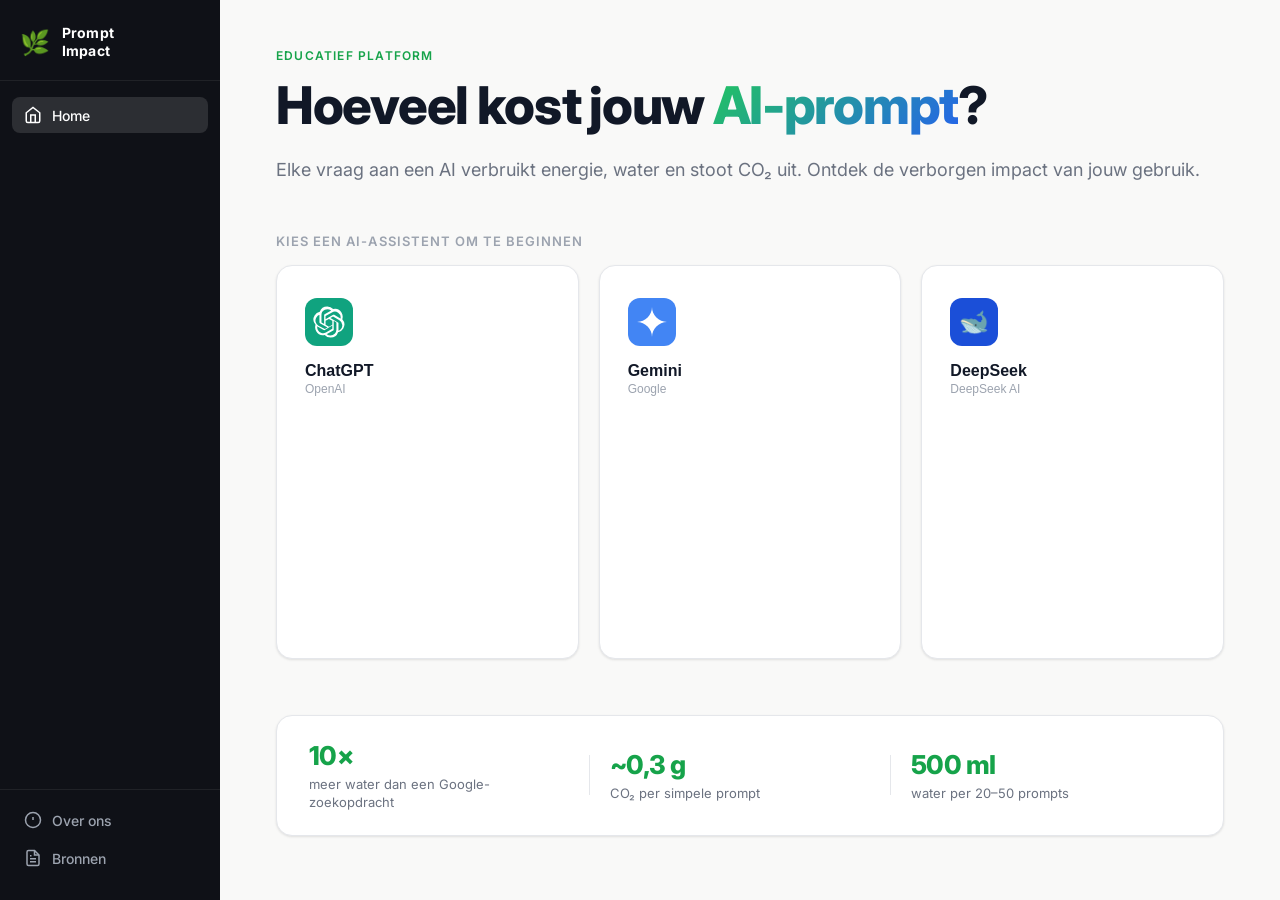
<file: webapp/web2/index.html>
<!DOCTYPE html>
<html lang="nl">
<head>
  <meta charset="UTF-8" />
  <meta name="viewport" content="width=device-width, initial-scale=1.0" />
  <title>Prompt Impact</title>
  <link rel="preconnect" href="https://fonts.googleapis.com" />
  <link rel="preconnect" href="https://fonts.gstatic.com" crossorigin />
  <link href="https://fonts.googleapis.com/css2?family=Inter:wght@400;500;600;700;800&display=swap" rel="stylesheet" />
  <link rel="stylesheet" href="style.css" />
</head>
<body>

  <!-- SIDEBAR -->
  <nav class="sidebar">
    <div class="sidebar-logo" onclick="showPage('home')">
      <span class="logo-leaf">🌿</span>
      <span class="logo-text">Prompt<br>Impact</span>
    </div>
    <div class="sidebar-nav">
      <button class="nav-item active" id="nav-home" onclick="navTo('home')">
        <svg width="18" height="18" viewBox="0 0 24 24" fill="none" stroke="currentColor" stroke-width="2"><path d="M3 9l9-7 9 7v11a2 2 0 0 1-2 2H5a2 2 0 0 1-2-2z"/><polyline points="9 22 9 12 15 12 15 22"/></svg>
        Home
      </button>
    </div>
    <div class="sidebar-bottom">
      <button class="nav-item" id="nav-over-ons" onclick="navTo('over-ons')">
        <svg width="18" height="18" viewBox="0 0 24 24" fill="none" stroke="currentColor" stroke-width="2"><circle cx="12" cy="12" r="10"/><line x1="12" y1="8" x2="12" y2="12"/><line x1="12" y1="16" x2="12.01" y2="16"/></svg>
        Over ons
      </button>
      <button class="nav-item" id="nav-bronnenlijst" onclick="navTo('bronnenlijst')">
        <svg width="18" height="18" viewBox="0 0 24 24" fill="none" stroke="currentColor" stroke-width="2"><path d="M14 2H6a2 2 0 0 0-2 2v16a2 2 0 0 0 2 2h12a2 2 0 0 0 2-2V8z"/><polyline points="14 2 14 8 20 8"/><line x1="16" y1="13" x2="8" y2="13"/><line x1="16" y1="17" x2="8" y2="17"/><polyline points="10 9 9 9 8 9"/></svg>
        Bronnen
      </button>
    </div>
  </nav>

  <!-- MAIN CANVAS -->
  <div class="main">

    <!-- PAGE: HOME -->
    <div id="page-home" class="page active">
      <div class="home-hero">
        <p class="home-eyebrow">Educatief platform</p>
        <h1 class="home-title">Hoeveel kost jouw <span class="accent-word">AI-prompt</span>?</h1>
        <p class="home-sub">Elke vraag aan een AI verbruikt energie, water en stoot CO₂ uit. Ontdek de verborgen impact van jouw gebruik.</p>
      </div>
      <p class="choose-label">Kies een AI-assistent om te beginnen</p>
      <div class="ai-cards">
        <button class="ai-card" onclick="showAI('chatgpt')">
          <div class="ai-card-icon chatgpt-icon">
            <svg width="32" height="32" viewBox="0 0 41 41" fill="none"><path d="M37.532 16.87a9.963 9.963 0 0 0-.856-8.184 10.078 10.078 0 0 0-10.855-4.835A9.964 9.964 0 0 0 18.306.5a10.079 10.079 0 0 0-9.614 6.977 9.967 9.967 0 0 0-6.664 4.834 10.08 10.08 0 0 0 1.24 11.817 9.965 9.965 0 0 0 .856 8.185 10.079 10.079 0 0 0 10.855 4.835 9.965 9.965 0 0 0 7.516 3.35 10.078 10.078 0 0 0 9.617-6.981 9.967 9.967 0 0 0 6.663-4.834 10.079 10.079 0 0 0-1.243-11.813zM22.498 37.886a7.474 7.474 0 0 1-4.799-1.735c.061-.033.168-.091.237-.134l7.964-4.6a1.294 1.294 0 0 0 .655-1.134V19.054l3.366 1.944a.12.12 0 0 1 .066.092v9.299a7.505 7.505 0 0 1-7.49 7.496zM6.392 31.006a7.471 7.471 0 0 1-.894-5.023c.06.036.162.099.237.141l7.964 4.6a1.297 1.297 0 0 0 1.308 0l9.724-5.614v3.888a.12.12 0 0 1-.048.103L16.56 34a7.5 7.5 0 0 1-10.168-3.075v.081zm-2.07-16.377a7.476 7.476 0 0 1 3.919-3.289c0 .068-.004.19-.004.274v9.201a1.294 1.294 0 0 0 .654 1.132l9.723 5.614-3.366 1.944a.12.12 0 0 1-.114.012L7.044 25.2a7.505 7.505 0 0 1-2.722-10.57zm27.658 6.437l-9.724-5.615 3.367-1.943a.121.121 0 0 1 .114-.012l8.048 4.648a7.498 7.498 0 0 1-1.158 13.528v-9.476a1.293 1.293 0 0 0-.647-1.13zm3.35-5.043c-.059-.037-.162-.099-.236-.141l-7.965-4.6a1.298 1.298 0 0 0-1.308 0l-9.723 5.614v-3.888a.12.12 0 0 1 .048-.103l8.082-4.669a7.5 7.5 0 0 1 11.102 7.763v.024zm-21.063 6.929l-3.367-1.944a.12.12 0 0 1-.065-.092v-9.299a7.497 7.497 0 0 1 12.293-5.756 6.94 6.94 0 0 0-.236.134l-7.965 4.6a1.294 1.294 0 0 0-.654 1.132l-.006 11.225zm1.829-3.943l4.33-2.501 4.332 2.499v4.997l-4.331 2.5-4.331-2.5V19.01z" fill="white"/></svg>
          </div>
          <span class="ai-card-name">ChatGPT</span>
          <span class="ai-card-sub">OpenAI</span>
        </button>
        <button class="ai-card" onclick="showAI('gemini')">
          <div class="ai-card-icon gemini-icon">
            <svg width="30" height="30" viewBox="0 0 28 28" fill="none"><path d="M14 28C14 26.0633 13.6267 24.2433 12.88 22.54C12.1567 20.8367 11.165 19.355 9.905 18.095C8.645 16.835 7.16333 15.8433 5.46 15.12C3.75667 14.3733 1.93667 14 0 14C1.93667 14 3.75667 13.6383 5.46 12.915C7.16333 12.1683 8.645 11.165 9.905 9.905C11.165 8.645 12.1567 7.16333 12.88 5.46C13.6267 3.75667 14 1.93667 14 0C14 1.93667 14.3617 3.75667 15.085 5.46C15.8317 7.16333 16.835 8.645 18.095 9.905C19.355 11.165 20.8367 12.1683 22.54 12.915C24.2433 13.6383 26.0633 14 28 14C26.0633 14 24.2433 14.3733 22.54 15.12C20.8367 15.8433 19.355 16.835 18.095 18.095C16.835 19.355 15.8317 20.8367 15.085 22.54C14.3617 24.2433 14 26.0633 14 28Z" fill="white"/></svg>
          </div>
          <span class="ai-card-name">Gemini</span>
          <span class="ai-card-sub">Google</span>
        </button>
        <button class="ai-card" onclick="showAI('deepseek')">
          <div class="ai-card-icon deepseek-icon">🐋</div>
          <span class="ai-card-name">DeepSeek</span>
          <span class="ai-card-sub">DeepSeek AI</span>
        </button>
      </div>
      <div class="home-stat-strip">
        <div class="stat-item">
          <span class="stat-num">10×</span>
          <span class="stat-label">meer water dan een Google-zoekopdracht</span>
        </div>
        <div class="stat-divider"></div>
        <div class="stat-item">
          <span class="stat-num">~0,3 g</span>
          <span class="stat-label">CO₂ per simpele prompt</span>
        </div>
        <div class="stat-divider"></div>
        <div class="stat-item">
          <span class="stat-num">500 ml</span>
          <span class="stat-label">water per 20–50 prompts</span>
        </div>
      </div>
    </div>

    <!-- PAGE: CHATGPT -->
    <div id="page-chatgpt" class="page ai-page">
      <div class="ai-page-inner">
        <button class="back-btn" onclick="showPage('home')">
          <svg width="16" height="16" viewBox="0 0 24 24" fill="none" stroke="currentColor" stroke-width="2.5"><polyline points="15 18 9 12 15 6"/></svg>
          Terug
        </button>
        <div class="ai-header">
          <div class="ai-brand-pill chatgpt-pill">
            <svg width="22" height="22" viewBox="0 0 41 41" fill="none"><path d="M37.532 16.87a9.963 9.963 0 0 0-.856-8.184 10.078 10.078 0 0 0-10.855-4.835A9.964 9.964 0 0 0 18.306.5a10.079 10.079 0 0 0-9.614 6.977 9.967 9.967 0 0 0-6.664 4.834 10.08 10.08 0 0 0 1.24 11.817 9.965 9.965 0 0 0 .856 8.185 10.079 10.079 0 0 0 10.855 4.835 9.965 9.965 0 0 0 7.516 3.35 10.078 10.078 0 0 0 9.617-6.981 9.967 9.967 0 0 0 6.663-4.834 10.079 10.079 0 0 0-1.243-11.813zM22.498 37.886a7.474 7.474 0 0 1-4.799-1.735c.061-.033.168-.091.237-.134l7.964-4.6a1.294 1.294 0 0 0 .655-1.134V19.054l3.366 1.944a.12.12 0 0 1 .066.092v9.299a7.505 7.505 0 0 1-7.49 7.496z" fill="white"/></svg>
            ChatGPT
          </div>
          <h2 class="ai-tagline">Wat staat er vandaag op de agenda?</h2>
        </div>
        <div class="chips-section">
          <p class="chips-label">Voorbeeldprompts</p>
          <div class="chips-row">
            <button class="chip" onclick="usePrompt('chatgpt', 'Maak een afbeelding van een hond.')">Maak een afbeelding van een hond.</button>
            <button class="chip" onclick="usePrompt('chatgpt', 'Schrijf een motivatiebrief.')">Schrijf een motivatiebrief.</button>
            <button class="chip" onclick="usePrompt('chatgpt', 'Wat betekent 67?')">Wat betekent 67?</button>
          </div>
        </div>
        <div class="input-wrap">
          <input type="text" id="chatgpt-input" class="prompt-input" placeholder="Stel een vraag" />
          <button class="send-btn" onclick="sendPrompt('chatgpt')">
            <svg width="18" height="18" viewBox="0 0 24 24" fill="none" stroke="currentColor" stroke-width="2.5"><line x1="12" y1="19" x2="12" y2="5"/><polyline points="5 12 12 5 19 12"/></svg>
          </button>
        </div>
      </div>
    </div>

    <!-- PAGE: GEMINI -->
    <div id="page-gemini" class="page ai-page">
      <div class="ai-page-inner">
        <button class="back-btn" onclick="showPage('home')">
          <svg width="16" height="16" viewBox="0 0 24 24" fill="none" stroke="currentColor" stroke-width="2.5"><polyline points="15 18 9 12 15 6"/></svg>
          Terug
        </button>
        <div class="ai-header">
          <div class="ai-brand-pill gemini-pill">
            <svg width="18" height="18" viewBox="0 0 28 28" fill="none"><path d="M14 28C14 26.0633 13.6267 24.2433 12.88 22.54C12.1567 20.8367 11.165 19.355 9.905 18.095C8.645 16.835 7.16333 15.8433 5.46 15.12C3.75667 14.3733 1.93667 14 0 14C1.93667 14 3.75667 13.6383 5.46 12.915C7.16333 12.1683 8.645 11.165 9.905 9.905C11.165 8.645 12.1567 7.16333 12.88 5.46C13.6267 3.75667 14 1.93667 14 0C14 1.93667 14.3617 3.75667 15.085 5.46C15.8317 7.16333 16.835 8.645 18.095 9.905C19.355 11.165 20.8367 12.1683 22.54 12.915C24.2433 13.6383 26.0633 14 28 14C26.0633 14 24.2433 14.3733 22.54 15.12C20.8367 15.8433 19.355 16.835 18.095 18.095C16.835 19.355 15.8317 20.8367 15.085 22.54C14.3617 24.2433 14 26.0633 14 28Z" fill="white"/></svg>
            Gemini
          </div>
          <h2 class="ai-tagline">Laten we aan de slag gaan</h2>
        </div>
        <div class="chips-section">
          <p class="chips-label">Voorbeeldprompts</p>
          <div class="chips-row">
            <button class="chip" onclick="usePrompt('gemini', 'Maak een afbeelding van een hond.')">Maak een afbeelding van een hond.</button>
            <button class="chip" onclick="usePrompt('gemini', 'Schrijf een motivatiebrief.')">Schrijf een motivatiebrief.</button>
            <button class="chip" onclick="usePrompt('gemini', 'Wat betekent 67?')">Wat betekent 67?</button>
          </div>
        </div>
        <div class="input-wrap">
          <input type="text" id="gemini-input" class="prompt-input" placeholder="Vraag het aan Gemini" />
          <button class="send-btn" onclick="sendPrompt('gemini')">
            <svg width="18" height="18" viewBox="0 0 24 24" fill="none" stroke="currentColor" stroke-width="2.5"><line x1="12" y1="19" x2="12" y2="5"/><polyline points="5 12 12 5 19 12"/></svg>
          </button>
        </div>
      </div>
    </div>

    <!-- PAGE: DEEPSEEK -->
    <div id="page-deepseek" class="page ai-page">
      <div class="ai-page-inner">
        <button class="back-btn" onclick="showPage('home')">
          <svg width="16" height="16" viewBox="0 0 24 24" fill="none" stroke="currentColor" stroke-width="2.5"><polyline points="15 18 9 12 15 6"/></svg>
          Terug
        </button>
        <div class="ai-header">
          <div class="ai-brand-pill deepseek-pill">🐋 DeepSeek</div>
          <h2 class="ai-tagline">Hoe kan ik je helpen?</h2>
        </div>
        <div class="chips-section">
          <p class="chips-label">Voorbeeldprompts</p>
          <div class="chips-row">
            <button class="chip" onclick="usePrompt('deepseek', 'Maak een afbeelding van een hond.')">Maak een afbeelding van een hond.</button>
            <button class="chip" onclick="usePrompt('deepseek', 'Schrijf een motivatiebrief.')">Schrijf een motivatiebrief.</button>
            <button class="chip" onclick="usePrompt('deepseek', 'Wat betekent 67?')">Wat betekent 67?</button>
          </div>
        </div>
        <div class="input-wrap">
          <textarea id="deepseek-input" class="prompt-input prompt-textarea" placeholder="Message DeepSeek" rows="3"></textarea>
          <button class="send-btn send-btn-textarea" onclick="sendPrompt('deepseek')">
            <svg width="18" height="18" viewBox="0 0 24 24" fill="none" stroke="currentColor" stroke-width="2.5"><line x1="12" y1="19" x2="12" y2="5"/><polyline points="5 12 12 5 19 12"/></svg>
          </button>
        </div>
      </div>
    </div>

    <!-- PAGE: CHAT LOADING -->
    <div id="page-chat" class="page">
      <div class="chat-topbar">
        <button class="back-btn" onclick="goBackFromChat()">
          <svg width="16" height="16" viewBox="0 0 24 24" fill="none" stroke="currentColor" stroke-width="2.5"><polyline points="15 18 9 12 15 6"/></svg>
          Terug
        </button>
        <div id="chat-brand-bar" class="chat-brand-bar"></div>
        <div style="width:80px"></div>
      </div>
      <div class="chat-area">
        <div class="chat-messages" id="chat-messages">
          <div class="user-bubble" id="chat-user-msg"></div>
          <div class="typing-wrap">
            <div class="typing-indicator">
              <span></span><span></span><span></span>
            </div>
          </div>
        </div>
        <div class="chat-input-bar">
          <input type="text" class="prompt-input" placeholder="" disabled />
          <button class="send-btn" disabled>
            <svg width="18" height="18" viewBox="0 0 24 24" fill="none" stroke="currentColor" stroke-width="2.5"><line x1="12" y1="19" x2="12" y2="5"/><polyline points="5 12 12 5 19 12"/></svg>
          </button>
        </div>
      </div>
    </div>

    <!-- PAGE: KOSTEN -->
    <div id="page-kosten" class="page">
      <div class="kosten-top">
        <button class="back-btn" onclick="goBackFromCost()">
          <svg width="16" height="16" viewBox="0 0 24 24" fill="none" stroke="currentColor" stroke-width="2.5"><polyline points="15 18 9 12 15 6"/></svg>
          Terug
        </button>
        <div class="kosten-context">
          <span class="kosten-prompt-pill" id="kosten-prompt-text"></span>
          <div id="kosten-brand-logo" class="kosten-ai-badge"></div>
        </div>
      </div>
      <h2 class="kosten-heading">Kosten van deze prompt</h2>
      <p class="kosten-sub">Dit verbruikte je prompt bij één verzoek aan de AI:</p>
      <div class="kosten-grid">
        <div class="kosten-card elec-card">
          <div class="kosten-card-header">
            <span class="kosten-icon">⚡</span>
            <span class="kosten-card-label">Elektriciteit</span>
          </div>
          <div class="kosten-val" id="cost-elektriciteit-num"></div>
          <div class="kosten-equiv" id="cost-elektriciteit-eq"></div>
        </div>
        <div class="kosten-card water-card">
          <div class="kosten-card-header">
            <span class="kosten-icon">💧</span>
            <span class="kosten-card-label">Water</span>
          </div>
          <div class="kosten-val" id="cost-water-num"></div>
          <div class="kosten-equiv" id="cost-water-eq"></div>
        </div>
        <div class="kosten-card co2-card">
          <div class="kosten-card-header">
            <span class="kosten-icon">🌫</span>
            <span class="kosten-card-label">CO₂</span>
          </div>
          <div class="kosten-val" id="cost-co2-num"></div>
          <div class="kosten-equiv" id="cost-co2-eq"></div>
        </div>
      </div>
      <button class="cta-btn" onclick="showPage('ontdek')">Ontdek wat je hiertegen kan doen →</button>
    </div>

    <!-- PAGE: ONTDEK -->
    <div id="page-ontdek" class="page">
      <button class="back-btn" onclick="showPage('kosten')">
        <svg width="16" height="16" viewBox="0 0 24 24" fill="none" stroke="currentColor" stroke-width="2.5"><polyline points="15 18 9 12 15 6"/></svg>
        Terug
      </button>
      <p class="section-eyebrow">Wat kun jij doen?</p>
      <h2 class="section-heading">Verklein je digitale voetafdruk</h2>
      <p class="section-sub">Kleine aanpassingen in hoe je AI gebruikt, maken een meetbaar verschil.</p>
      <div class="ontdek-grid">
        <div class="ontdek-card">
          <div class="ontdek-card-icon">🎯</div>
          <h3 class="ontdek-card-title">Bewust prompten</h3>
          <div class="ontdek-card-body">
            <p>Hoe specifieker je prompt, hoe minder rekenkracht nodig is. Geef de AI duidelijke context en vermijd vage of te brede vragen.</p>
          </div>
          <p class="ontdek-card-foot">Kortere, duidelijkere prompts = minder energie per antwoord.</p>
        </div>
        <div class="ontdek-card">
          <div class="ontdek-card-icon">🌱</div>
          <h3 class="ontdek-card-title">Kies groen</h3>
          <div class="ontdek-card-body">
            <p>Sommige AI-aanbieders draaien op groene energie of compenseren hun uitstoot. Kies bewust welke AI je gebruikt en wanneer.</p>
          </div>
          <p class="ontdek-card-foot">Duurzame alternatieven verkleinen indirect je digitale voetafdruk.</p>
        </div>
      </div>
      <button class="cta-btn" onclick="showPage('quiz')">Test je kennis →</button>
    </div>

    <!-- PAGE: QUIZ -->
    <div id="page-quiz" class="page">
      <button class="back-btn" onclick="showPage('ontdek')">
        <svg width="16" height="16" viewBox="0 0 24 24" fill="none" stroke="currentColor" stroke-width="2.5"><polyline points="15 18 9 12 15 6"/></svg>
        Terug
      </button>
      <p class="section-eyebrow">Kennistest</p>
      <h2 class="section-heading">Weet jij het antwoord?</h2>
      <div class="quiz-progress">
        <div class="progress-bar"><div class="progress-fill" id="quiz-progress-fill"></div></div>
        <span class="progress-label" id="quiz-progress-label">Vraag 1 van 3</span>
      </div>
      <div class="quiz-card">
        <p class="quiz-question" id="quiz-question"></p>
        <div class="quiz-options" id="quiz-options"></div>
        <div class="quiz-feedback" id="quiz-feedback"></div>
        <div class="quiz-nav">
          <button class="quiz-next-btn" id="quiz-next-btn" onclick="nextQuestion()" style="display:none">
            Volgende vraag →
          </button>
        </div>
      </div>
      <button class="cta-btn" id="quiz-finish-btn" onclick="showPage('home')" style="display:none">Opnieuw beginnen →</button>
    </div>

    <!-- PAGE: OVER ONS -->
    <div id="page-over-ons" class="page">
      <button class="back-btn" onclick="showPage('home')">
        <svg width="16" height="16" viewBox="0 0 24 24" fill="none" stroke="currentColor" stroke-width="2.5"><polyline points="15 18 9 12 15 6"/></svg>
        Terug
      </button>
      <p class="section-eyebrow">Over het project</p>
      <h2 class="section-heading">Over ons</h2>
      <p class="body-text"">
        AI Impact is ontwikkeld binnen de opleiding HBO-ICT van Zuyd Hogeschool als onderdeel van de casus
        <strong>Duurzame Technologie in Beeld</strong> binnen het Optimize-project.
    </p>

    <p class="body-text">
        Steeds meer mensen maken gebruik van AI-tools zoals ChatGPT, Copilot en Gemini. Hoewel deze technologie
        veel voordelen biedt, zijn veel gebruikers zich niet bewust van de energie, het waterverbruik en de
        CO₂-uitstoot die gepaard kunnen gaan met het gebruik van AI. Met AI Impact willen wij deze informatie
        op een begrijpelijke en toegankelijke manier zichtbaar maken.
    </p>

    <p class="body-text">
        Onze oplossing bestaat uit een interactieve webapplicatie waarmee bezoekers inzicht krijgen in de
        mogelijke milieu-impact van hun AI-gebruik. Door middel van voorbeelden, vergelijkingen en praktische
        uitleg willen wij bijdragen aan meer bewustwording rondom digitale duurzaamheid.
    </p>

    <h2>Over de casus</h2>

    <p class="body-text">
        Deze applicatie is ontwikkeld voor de casus <strong>Duurzame Technologie in Beeld</strong> van het
        Lectoraat Data Intelligence van Zuyd Hogeschool. Het doel van deze casus is om complexe technologieën,
        zoals AI en ICT, begrijpelijk te maken voor een breed publiek en tegelijkertijd bewustwording te creëren
        rondom duurzaamheid.
    </p>

    <h2>Projectteam</h2>

    <p class="body-text">Deze applicatie is ontwikkeld door:</p>

    <ul class="body-text">
        <li>Yusuf Isaag</li>
        <li>Feras Alnabwani</li>
        <li>Jeffrey Roering</li>
        <li>Ivan Cheng</li>
    </ul>

    <p class="body-text">
        Studenten HBO-ICT aan Zuyd Hogeschool.
    </p>

    <h2>Disclaimer</h2>

    <p class="body-text">
        De weergegeven cijfers over energieverbruik, waterverbruik en CO₂-uitstoot zijn indicatieve schattingen
        gebaseerd op beschikbare onderzoeken en openbare bronnen. De daadwerkelijke impact kan verschillen
        afhankelijk van het gebruikte AI-model, de infrastructuur en de omvang van de opdracht.
    </p>
    </div>

    <!-- PAGE: BRONNENLIJST -->
    <div id="page-bronnenlijst" class="page">
      <button class="back-btn" onclick="showPage('home')">
        <svg width="16" height="16" viewBox="0 0 24 24" fill="none" stroke="currentColor" stroke-width="2.5"><polyline points="15 18 9 12 15 6"/></svg>
        Terug
      </button>
      <p class="section-eyebrow">Literatuur</p>
      <h2 class="section-heading">Bronnenlijst</h2>
      <ul class="source-list">
        <li class="source-item">
          <span class="source-tag">Energie</span>
          Goldman Sachs — <em>AI Power Consumption Report</em>, 2024
        </li>
        <li class="source-item">
          <span class="source-tag">Energie</span>
          IEA — <em>Electricity 2024 Report</em>
        </li>
        <li class="source-item">
          <span class="source-tag">CO₂</span>
          Strubell et al. — <em>Energy and Policy Considerations for Deep Learning in NLP</em>, UMass Amherst, 2019
        </li>
        <li class="source-item">
          <span class="source-tag">Water</span>
          Li et al. — <em>Making AI Less Thirsty</em>, UC Riverside, 2023
        </li>
        <li class="source-item">
          <span class="source-tag">Algemeen</span>
          Nature — <em>The Carbon Footprint of Machine Learning</em>, 2022
        </li>
      </ul>
    </div>

  </div><!-- /main -->

  <script src="app.js"></script>
</body>
</html>
</file>
<file: webapp/web2/style.css>
/* ===========================
   PROMPT IMPACT — DESIGN v2
   =========================== */

*, *::before, *::after { box-sizing: border-box; margin: 0; padding: 0; }

:root {
  /* Palette */
  --sidebar-bg:  #0F1117;
  --sidebar-text: #9CA3AF;
  --sidebar-active: #ffffff;
  --bg:          #F9F9F8;
  --surface:     #ffffff;
  --border:      #E5E7EB;
  --text:        #111827;
  --text-muted:  #6B7280;
  --text-faint:  #9CA3AF;
  --green:       #16A34A;
  --green-light: #DCFCE7;
  --green-mid:   #22C55E;
  --blue:        #2563EB;
  --blue-light:  #DBEAFE;
  --amber:       #D97706;
  --amber-light: #FEF3C7;

  /* AI brand */
  --chatgpt-bg:  #10A37F;
  --gemini-bg:   #4285F4;
  --deepseek-bg: #1B4FD8;

  /* Type */
  --font: 'Inter', system-ui, sans-serif;
  --sidebar-w: 220px;

  /* Radii */
  --r-sm: 8px;
  --r-md: 12px;
  --r-lg: 16px;
  --r-xl: 24px;

  /* Shadows */
  --shadow-sm: 0 1px 3px rgba(0,0,0,.07), 0 1px 2px rgba(0,0,0,.04);
  --shadow-md: 0 4px 16px rgba(0,0,0,.08), 0 1px 4px rgba(0,0,0,.05);
  --shadow-lg: 0 10px 40px rgba(0,0,0,.10), 0 2px 8px rgba(0,0,0,.06);
}

body {
  font-family: var(--font);
  background: var(--bg);
  color: var(--text);
  display: flex;
  min-height: 100vh;
  -webkit-font-smoothing: antialiased;
}

/* ===========================
   SIDEBAR
   =========================== */
.sidebar {
  width: var(--sidebar-w);
  min-height: 100vh;
  background: var(--sidebar-bg);
  position: fixed;
  top: 0; left: 0;
  display: flex;
  flex-direction: column;
  padding: 0;
  z-index: 20;
}

.sidebar-logo {
  display: flex;
  align-items: center;
  gap: 12px;
  padding: 24px 20px 20px;
  border-bottom: 1px solid rgba(255,255,255,.07);
  cursor: pointer;
  text-decoration: none;
}

.logo-leaf {
  font-size: 24px;
  flex-shrink: 0;
}

.logo-text {
  font-size: 14px;
  font-weight: 700;
  color: #ffffff;
  line-height: 1.3;
  letter-spacing: 0.01em;
}

.sidebar-nav {
  flex: 1;
  padding: 16px 12px;
  display: flex;
  flex-direction: column;
  gap: 2px;
}

.sidebar-bottom {
  padding: 12px 12px 24px;
  border-top: 1px solid rgba(255,255,255,.07);
  display: flex;
  flex-direction: column;
  gap: 2px;
}

.nav-item {
  display: flex;
  align-items: center;
  gap: 10px;
  padding: 9px 12px;
  border-radius: var(--r-sm);
  background: transparent;
  border: none;
  color: var(--sidebar-text);
  font-size: 14px;
  font-weight: 500;
  font-family: var(--font);
  cursor: pointer;
  transition: background 0.15s, color 0.15s;
  text-align: left;
  width: 100%;
}

.nav-item:hover {
  background: rgba(255,255,255,.07);
  color: #ffffff;
}

.nav-item.active {
  background: rgba(255,255,255,.12);
  color: #ffffff;
}

/* ===========================
   MAIN CANVAS
   =========================== */
.main {
  margin-left: var(--sidebar-w);
  flex: 1;
  min-height: 100vh;
  overflow-x: hidden;
}

/* ===========================
   PAGES
   =========================== */
.page {
  display: none;
  min-height: 100vh;
  padding: 48px 56px 64px;
  flex-direction: column;
  animation: fadeIn 0.2s ease;
}

.page.active {
  display: flex;
}

@keyframes fadeIn {
  from { opacity: 0; transform: translateY(6px); }
  to   { opacity: 1; transform: translateY(0); }
}

/* ===========================
   HOME PAGE
   =========================== */
.home-hero {
  margin-bottom: 48px;
}

.home-eyebrow {
  font-size: 12px;
  font-weight: 600;
  letter-spacing: 0.1em;
  text-transform: uppercase;
  color: var(--green);
  margin-bottom: 14px;
}

.home-title {
  font-size: 52px;
  font-weight: 800;
  line-height: 1.12;
  letter-spacing: -0.025em;
  color: var(--text);
  margin-bottom: 20px;
}

.accent-word {
  background: linear-gradient(135deg, var(--green-mid), var(--blue));
  -webkit-background-clip: text;
  -webkit-text-fill-color: transparent;
  background-clip: text;
}

.home-sub {
  font-size: 18px;
  color: var(--text-muted);
  line-height: 1.65;
}

.choose-label {
  font-size: 13px;
  font-weight: 600;
  color: var(--text-faint);
  text-transform: uppercase;
  letter-spacing: 0.08em;
  margin-bottom: 16px;
}

.ai-cards {
  display: flex;
  gap: 20px;
  flex-wrap: wrap;
  margin-bottom: 56px;
  flex: 1;
}

.ai-card {
  background: var(--surface);
  border: 1.5px solid var(--border);
  border-radius: var(--r-lg);
  padding: 32px 28px 28px;
  flex: 1;
  min-width: 200px;
  cursor: pointer;
  display: flex;
  flex-direction: column;
  align-items: flex-start;
  gap: 0;
  box-shadow: var(--shadow-sm);
  transition: box-shadow 0.2s, border-color 0.2s, transform 0.15s;
  min-height: 180px;
}

.ai-card:hover {
  box-shadow: var(--shadow-md);
  border-color: #D1D5DB;
  transform: translateY(-2px);
}

.ai-card-icon {
  width: 48px;
  height: 48px;
  border-radius: 12px;
  display: flex;
  align-items: center;
  justify-content: center;
  font-size: 26px;
  margin-bottom: 16px;
}

.chatgpt-icon { background: var(--chatgpt-bg); }
.gemini-icon  { background: var(--gemini-bg); }
.deepseek-icon { background: var(--deepseek-bg); font-size: 24px; }

.ai-card-name {
  font-size: 16px;
  font-weight: 700;
  color: var(--text);
  display: block;
  margin-bottom: 2px;
}

.ai-card-sub {
  font-size: 12px;
  color: var(--text-faint);
  display: block;
}

/* stat strip */
.home-stat-strip {
  background: var(--surface);
  border: 1.5px solid var(--border);
  border-radius: var(--r-lg);
  padding: 24px 32px;
  display: flex;
  gap: 0;
  align-items: center;
  flex-wrap: wrap;
  width: 100%;
  box-shadow: var(--shadow-sm);
}

.stat-item {
  flex: 1;
  min-width: 160px;
  padding: 0 20px;
  display: flex;
  flex-direction: column;
  gap: 4px;
}

.stat-item:first-child { padding-left: 0; }

.stat-num {
  font-size: 26px;
  font-weight: 800;
  color: var(--green);
  letter-spacing: -0.02em;
}

.stat-label {
  font-size: 13px;
  color: var(--text-muted);
  line-height: 1.4;
}

.stat-divider {
  width: 1px;
  height: 40px;
  background: var(--border);
  flex-shrink: 0;
}

/* ===========================
   AI PAGES (ChatGPT / Gemini / DeepSeek)
   =========================== */
.ai-page {
  padding: 40px 56px;
  justify-content: space-between;
}

.ai-page-inner {
  width: 100%;
  display: flex;
  flex-direction: column;
  align-items: center;
  flex: 1;
}

.ai-page .back-btn {
  align-self: flex-start;
  margin-bottom: 40px;
}

.ai-header {
  display: flex;
  flex-direction: column;
  align-items: center;
  gap: 14px;
  margin-bottom: 48px;
  margin-top: 60px;
}

.ai-brand-pill {
  display: flex;
  align-items: center;
  gap: 10px;
  padding: 10px 20px 10px 14px;
  border-radius: 100px;
  font-size: 17px;
  font-weight: 700;
  color: white;
}

.chatgpt-pill { background: var(--chatgpt-bg); }
.gemini-pill  { background: var(--gemini-bg); }
.deepseek-pill { background: var(--deepseek-bg); }

.ai-tagline {
  font-size: 32px;
  font-weight: 700;
  color: var(--text);
  text-align: center;
  letter-spacing: -0.02em;
}

/* chips */
.chips-section {
  margin-bottom: 36px;
  display: flex;
  flex-direction: column;
  align-items: center;
  gap: 14px;
  width: 100%;
  max-width: 860px;
}

.chips-label {
  font-size: 12px;
  font-weight: 600;
  color: var(--text-faint);
  text-transform: uppercase;
  letter-spacing: 0.08em;
}

.chips-row {
  display: flex;
  gap: 12px;
  flex-wrap: wrap;
  justify-content: center;
  width: 100%;
}

.chip {
  background: var(--surface);
  border: 1.5px solid var(--border);
  border-radius: 100px;
  padding: 11px 22px;
  font-size: 14px;
  font-weight: 500;
  color: var(--text);
  font-family: var(--font);
  cursor: pointer;
  flex: 1;
  min-width: 160px;
  max-width: 260px;
  text-align: center;
  transition: border-color 0.15s, background 0.15s, box-shadow 0.15s;
}

.chip:hover {
  border-color: var(--green);
  background: var(--green-light);
  box-shadow: 0 0 0 3px rgba(22,163,74,.08);
}

/* input */
.input-wrap {
  width: 100%;
  position: relative;
  display: flex;
  align-items: center;
  max-width: 860px;
}

.prompt-input {
  width: 100%;
  border: 2px solid var(--border);
  border-radius: 100px;
  padding: 15px 56px 15px 22px;
  font-size: 15px;
  font-family: var(--font);
  color: var(--text);
  background: var(--surface);
  outline: none;
  box-shadow: var(--shadow-sm);
  transition: border-color 0.15s, box-shadow 0.15s;
}

.prompt-input:focus {
  border-color: var(--green);
  box-shadow: 0 0 0 4px rgba(22,163,74,.10), var(--shadow-sm);
}

.prompt-textarea {
  border-radius: var(--r-lg) !important;
  padding: 15px 56px 15px 22px !important;
  resize: none;
}

.send-btn {
  position: absolute;
  right: 8px;
  width: 40px;
  height: 40px;
  border-radius: 50%;
  background: var(--text);
  border: none;
  color: white;
  display: flex;
  align-items: center;
  justify-content: center;
  cursor: pointer;
  transition: background 0.15s, transform 0.1s;
  flex-shrink: 0;
}

.send-btn:hover { background: var(--green); transform: scale(1.05); }
.send-btn:disabled { background: var(--border); cursor: not-allowed; }

.send-btn-textarea {
  bottom: 8px;
  top: auto;
}

/* ===========================
   BACK BTN (global)
   =========================== */
.back-btn {
  display: inline-flex;
  align-items: center;
  gap: 6px;
  background: var(--surface);
  border: 1.5px solid var(--border);
  border-radius: 100px;
  padding: 8px 16px 8px 12px;
  font-size: 13px;
  font-weight: 600;
  color: var(--text-muted);
  font-family: var(--font);
  cursor: pointer;
  transition: border-color 0.15s, color 0.15s, background 0.15s;
  align-self: flex-start;
  margin-bottom: 32px;
}

.back-btn:hover {
  border-color: #D1D5DB;
  color: var(--text);
  background: #F3F4F6;
}

/* ===========================
   CHAT PAGE
   =========================== */
#page-chat {
  padding: 0;
}

.chat-topbar {
  display: flex;
  align-items: center;
  justify-content: space-between;
  padding: 16px 32px;
  border-bottom: 1px solid var(--border);
  background: var(--surface);
}

.chat-topbar .back-btn { margin-bottom: 0; }

.chat-brand-bar {
  display: flex;
  align-items: center;
  gap: 10px;
  font-size: 16px;
  font-weight: 700;
}

.chat-area {
  display: flex;
  flex-direction: column;
  flex: 1;
  padding: 32px 56px;
  width: 100%;
}

.chat-messages {
  flex: 1;
  display: flex;
  flex-direction: column;
  gap: 16px;
  padding-bottom: 24px;
}

.user-bubble {
  align-self: flex-end;
  background: var(--text);
  color: white;
  border-radius: 20px 20px 4px 20px;
  padding: 12px 20px;
  font-size: 15px;
  max-width: 72%;
  line-height: 1.5;
}

.typing-wrap {
  align-self: flex-start;
  padding: 4px 0;
}

.typing-indicator {
  display: flex;
  align-items: center;
  gap: 5px;
  padding: 12px 16px;
  background: var(--surface);
  border: 1.5px solid var(--border);
  border-radius: 20px 20px 20px 4px;
  width: fit-content;
  box-shadow: var(--shadow-sm);
}

.typing-indicator span {
  width: 8px;
  height: 8px;
  border-radius: 50%;
  background: var(--text-faint);
  animation: bounce 1.3s infinite;
}
.typing-indicator span:nth-child(2) { animation-delay: 0.18s; }
.typing-indicator span:nth-child(3) { animation-delay: 0.36s; }

@keyframes bounce {
  0%, 60%, 100% { transform: translateY(0); opacity: 0.4; }
  30% { transform: translateY(-5px); opacity: 1; }
}

.chat-input-bar {
  position: relative;
  display: flex;
  align-items: center;
}

.chat-input-bar .prompt-input {
  background: var(--bg);
}

/* ===========================
   KOSTEN PAGE
   =========================== */
.kosten-top {
  display: flex;
  align-items: center;
  justify-content: space-between;
  flex-wrap: wrap;
  gap: 12px;
  margin-bottom: 8px;
}

.kosten-top .back-btn { margin-bottom: 0; }

.kosten-context {
  display: flex;
  align-items: center;
  gap: 12px;
  flex-wrap: wrap;
}

.kosten-prompt-pill {
  background: var(--surface);
  border: 1.5px solid var(--border);
  border-radius: 100px;
  padding: 7px 18px;
  font-size: 13px;
  font-weight: 500;
  color: var(--text);
  max-width: 280px;
  overflow: hidden;
  text-overflow: ellipsis;
  white-space: nowrap;
}

.kosten-ai-badge {
  display: flex;
  align-items: center;
  gap: 8px;
  font-size: 14px;
  font-weight: 700;
}

.kosten-heading {
  font-size: 30px;
  font-weight: 800;
  letter-spacing: -0.02em;
  margin-bottom: 6px;
}

.kosten-sub {
  font-size: 15px;
  color: var(--text-muted);
  margin-bottom: 36px;
}

.kosten-grid {
  display: flex;
  gap: 20px;
  flex-wrap: wrap;
  margin-bottom: 48px;
}

.kosten-card {
  background: var(--surface);
  border: 1.5px solid var(--border);
  border-radius: var(--r-lg);
  padding: 24px;
  flex: 1;
  min-width: 200px;
  box-shadow: var(--shadow-sm);
  display: flex;
  flex-direction: column;
  gap: 0;
}

.kosten-card-header {
  display: flex;
  align-items: center;
  gap: 8px;
  margin-bottom: 20px;
}

.kosten-icon {
  font-size: 20px;
}

.kosten-card-label {
  font-size: 13px;
  font-weight: 700;
  color: var(--text-muted);
  text-transform: uppercase;
  letter-spacing: 0.07em;
}

.kosten-val {
  font-size: 38px;
  font-weight: 800;
  letter-spacing: -0.025em;
  line-height: 1.1;
  margin-bottom: 8px;
}

.elec-card .kosten-val { color: var(--amber); }
.water-card .kosten-val { color: var(--blue); }
.co2-card .kosten-val { color: var(--green); }

.kosten-equiv {
  font-size: 13px;
  color: var(--text-faint);
  line-height: 1.5;
}

/* top accent bar on kosten cards */
.elec-card  { border-top: 3px solid var(--amber); }
.water-card { border-top: 3px solid var(--blue); }
.co2-card   { border-top: 3px solid var(--green); }

/* ===========================
   CTA BUTTON (shared)
   =========================== */
.cta-btn {
  display: inline-flex;
  align-items: center;
  align-self: flex-start;
  background: var(--text);
  color: white;
  border: none;
  border-radius: 100px;
  padding: 14px 28px;
  font-size: 15px;
  font-weight: 600;
  font-family: var(--font);
  cursor: pointer;
  margin-top: auto;
  box-shadow: var(--shadow-md);
  transition: background 0.15s, box-shadow 0.15s, transform 0.1s;
}

.cta-btn:hover {
  background: #16A34A;
  box-shadow: var(--shadow-lg);
  transform: translateY(-1px);
}

/* ===========================
   ONTDEK PAGE
   =========================== */
.section-eyebrow {
  font-size: 12px;
  font-weight: 600;
  letter-spacing: 0.1em;
  text-transform: uppercase;
  color: var(--green);
  margin-bottom: 8px;
}

.section-heading {
  font-size: 30px;
  font-weight: 800;
  letter-spacing: -0.02em;
  margin-bottom: 8px;
}

.section-sub {
  font-size: 15px;
  color: var(--text-muted);
  margin-bottom: 36px;
  max-width: 520px;
  line-height: 1.6;
}

.ontdek-grid {
  display: flex;
  gap: 20px;
  flex-wrap: wrap;
  margin-bottom: 48px;
}

.ontdek-card {
  background: var(--surface);
  border: 1.5px solid var(--border);
  border-radius: var(--r-lg);
  padding: 28px;
  flex: 1;
  min-width: 240px;
  box-shadow: var(--shadow-sm);
  display: flex;
  flex-direction: column;
  gap: 0;
}

.ontdek-card-icon {
  font-size: 28px;
  margin-bottom: 16px;
}

.ontdek-card-title {
  font-size: 17px;
  font-weight: 700;
  color: var(--text);
  margin-bottom: 12px;
}

.ontdek-card-body {
  background: var(--bg);
  border-radius: var(--r-sm);
  padding: 16px;
  margin-bottom: 14px;
  flex: 1;
}

.ontdek-card-body p {
  font-size: 14px;
  color: var(--text-muted);
  line-height: 1.65;
}

.ontdek-card-foot {
  font-size: 13px;
  color: var(--green);
  font-weight: 500;
  line-height: 1.4;
}

/* ===========================
   QUIZ PAGE
   =========================== */
.quiz-progress {
  display: flex;
  align-items: center;
  gap: 14px;
  margin-bottom: 28px;
  max-width: 540px;
}

.progress-bar {
  flex: 1;
  height: 6px;
  background: var(--border);
  border-radius: 100px;
  overflow: hidden;
}

.progress-fill {
  height: 100%;
  background: var(--green);
  border-radius: 100px;
  transition: width 0.4s ease;
  width: 33%;
}

.progress-label {
  font-size: 12px;
  font-weight: 600;
  color: var(--text-faint);
  white-space: nowrap;
}

.quiz-card {
  background: var(--surface);
  border: 1.5px solid var(--border);
  border-radius: var(--r-lg);
  padding: 32px;
  max-width: 540px;
  box-shadow: var(--shadow-sm);
  margin-bottom: 32px;
  display: flex;
  flex-direction: column;
  gap: 20px;
}

.quiz-question {
  font-size: 17px;
  font-weight: 600;
  line-height: 1.45;
  color: var(--text);
}

.quiz-options {
  display: flex;
  flex-direction: column;
  gap: 10px;
}

.quiz-option {
  display: flex;
  align-items: center;
  gap: 12px;
  padding: 13px 16px;
  border: 1.5px solid var(--border);
  border-radius: var(--r-md);
  font-size: 14px;
  font-weight: 500;
  cursor: pointer;
  transition: border-color 0.15s, background 0.15s;
  background: var(--bg);
  color: var(--text);
  font-family: var(--font);
}

.quiz-option:hover:not(.correct):not(.wrong) {
  border-color: #D1D5DB;
  background: #F9FAFB;
}

.quiz-option.correct {
  border-color: var(--green);
  background: var(--green-light);
  color: #166534;
}

.quiz-option.wrong {
  border-color: #EF4444;
  background: #FEE2E2;
  color: #991B1B;
}

.quiz-option input[type="radio"] { display: none; }

.quiz-radio {
  width: 18px;
  height: 18px;
  border-radius: 50%;
  border: 2px solid var(--border);
  flex-shrink: 0;
  display: flex;
  align-items: center;
  justify-content: center;
  transition: border-color 0.15s;
}

.quiz-option.correct .quiz-radio { border-color: var(--green); background: var(--green); }
.quiz-option.wrong   .quiz-radio { border-color: #EF4444; background: #EF4444; }

.quiz-feedback {
  font-size: 14px;
  color: var(--text-muted);
  line-height: 1.55;
  min-height: 0;
}

.quiz-nav { display: flex; justify-content: flex-end; }

.quiz-next-btn {
  background: none;
  border: none;
  font-family: var(--font);
  font-size: 14px;
  font-weight: 600;
  color: var(--green);
  cursor: pointer;
  padding: 6px 0;
  transition: color 0.15s;
}

.quiz-next-btn:hover { color: #166534; }

/* ===========================
   OVER ONS / BRONNEN
   =========================== */
.body-text {
  font-size: 15px;
  line-height: 1.75;
  color: var(--text-muted);
  max-width: 560px;
  margin-bottom: 16px;
}

.source-list {
  list-style: none;
  display: flex;
  flex-direction: column;
  gap: 12px;
  max-width: 620px;
  margin-top: 8px;
}

.source-item {
  display: flex;
  align-items: baseline;
  gap: 12px;
  font-size: 14px;
  color: var(--text-muted);
  line-height: 1.55;
  padding: 14px 16px;
  background: var(--surface);
  border: 1.5px solid var(--border);
  border-radius: var(--r-md);
}

.source-tag {
  font-size: 11px;
  font-weight: 700;
  text-transform: uppercase;
  letter-spacing: 0.06em;
  color: var(--green);
  background: var(--green-light);
  padding: 3px 8px;
  border-radius: 100px;
  white-space: nowrap;
  flex-shrink: 0;
}

/* ===========================
   RESPONSIVE
   =========================== */
@media (max-width: 768px) {
  :root { --sidebar-w: 64px; }

  .logo-text, .nav-item span, .sidebar-bottom .nav-item span { display: none; }
  .nav-item { justify-content: center; padding: 12px; }
  .sidebar-logo { padding: 16px; justify-content: center; }
  .logo-leaf { font-size: 22px; }

  .page { padding: 28px 20px 48px; }
  .home-title { font-size: 28px; }
  .ai-cards { gap: 12px; }
  .ai-card { width: calc(50% - 6px); }
  .home-stat-strip { padding: 18px; gap: 16px; }
  .stat-divider { display: none; }
  .stat-item { padding: 0; min-width: 120px; }

  .kosten-grid { flex-direction: column; }
  .ontdek-grid { flex-direction: column; }
  .ai-page { padding: 24px 20px; }
}

#page-over-ons {
  width: 100%;
}

#page-over-ons .body-text,
#page-over-ons ul.body-text {
  max-width: none;
  width: 100%;
}
</file>
